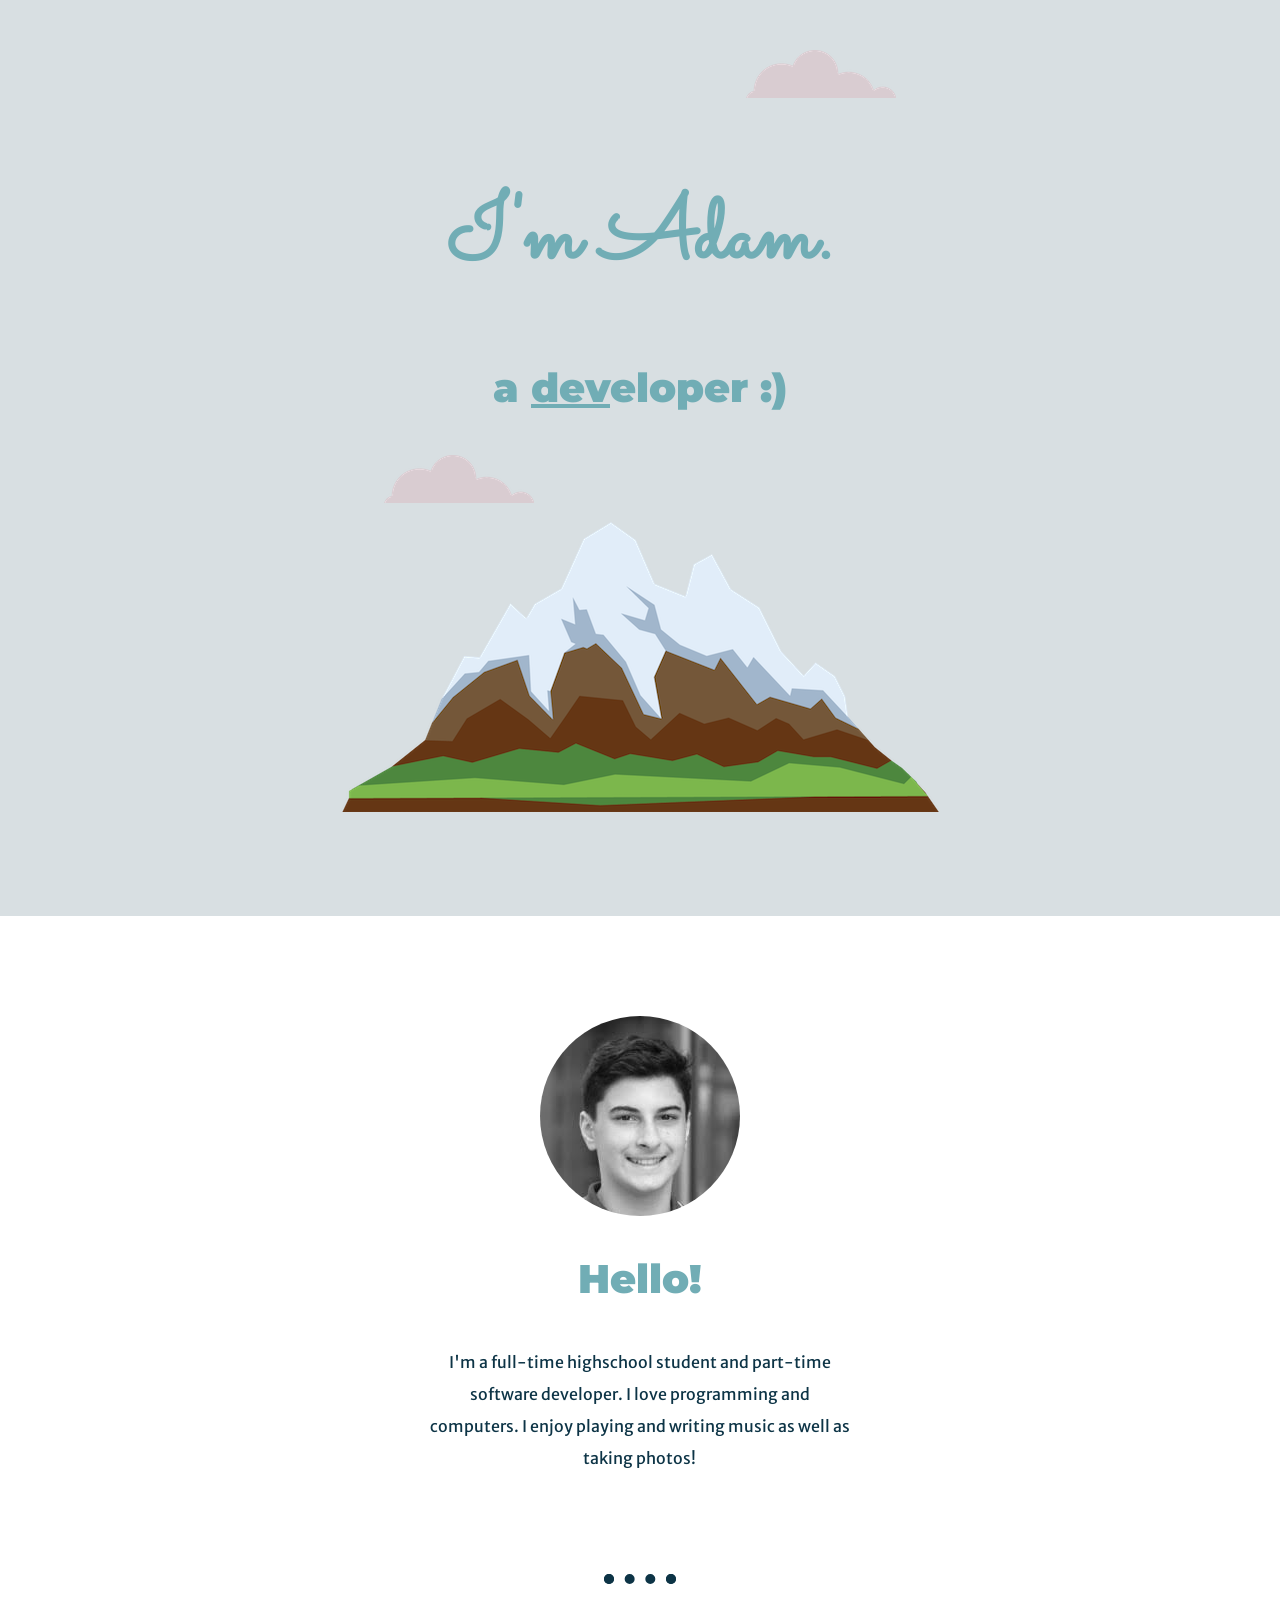
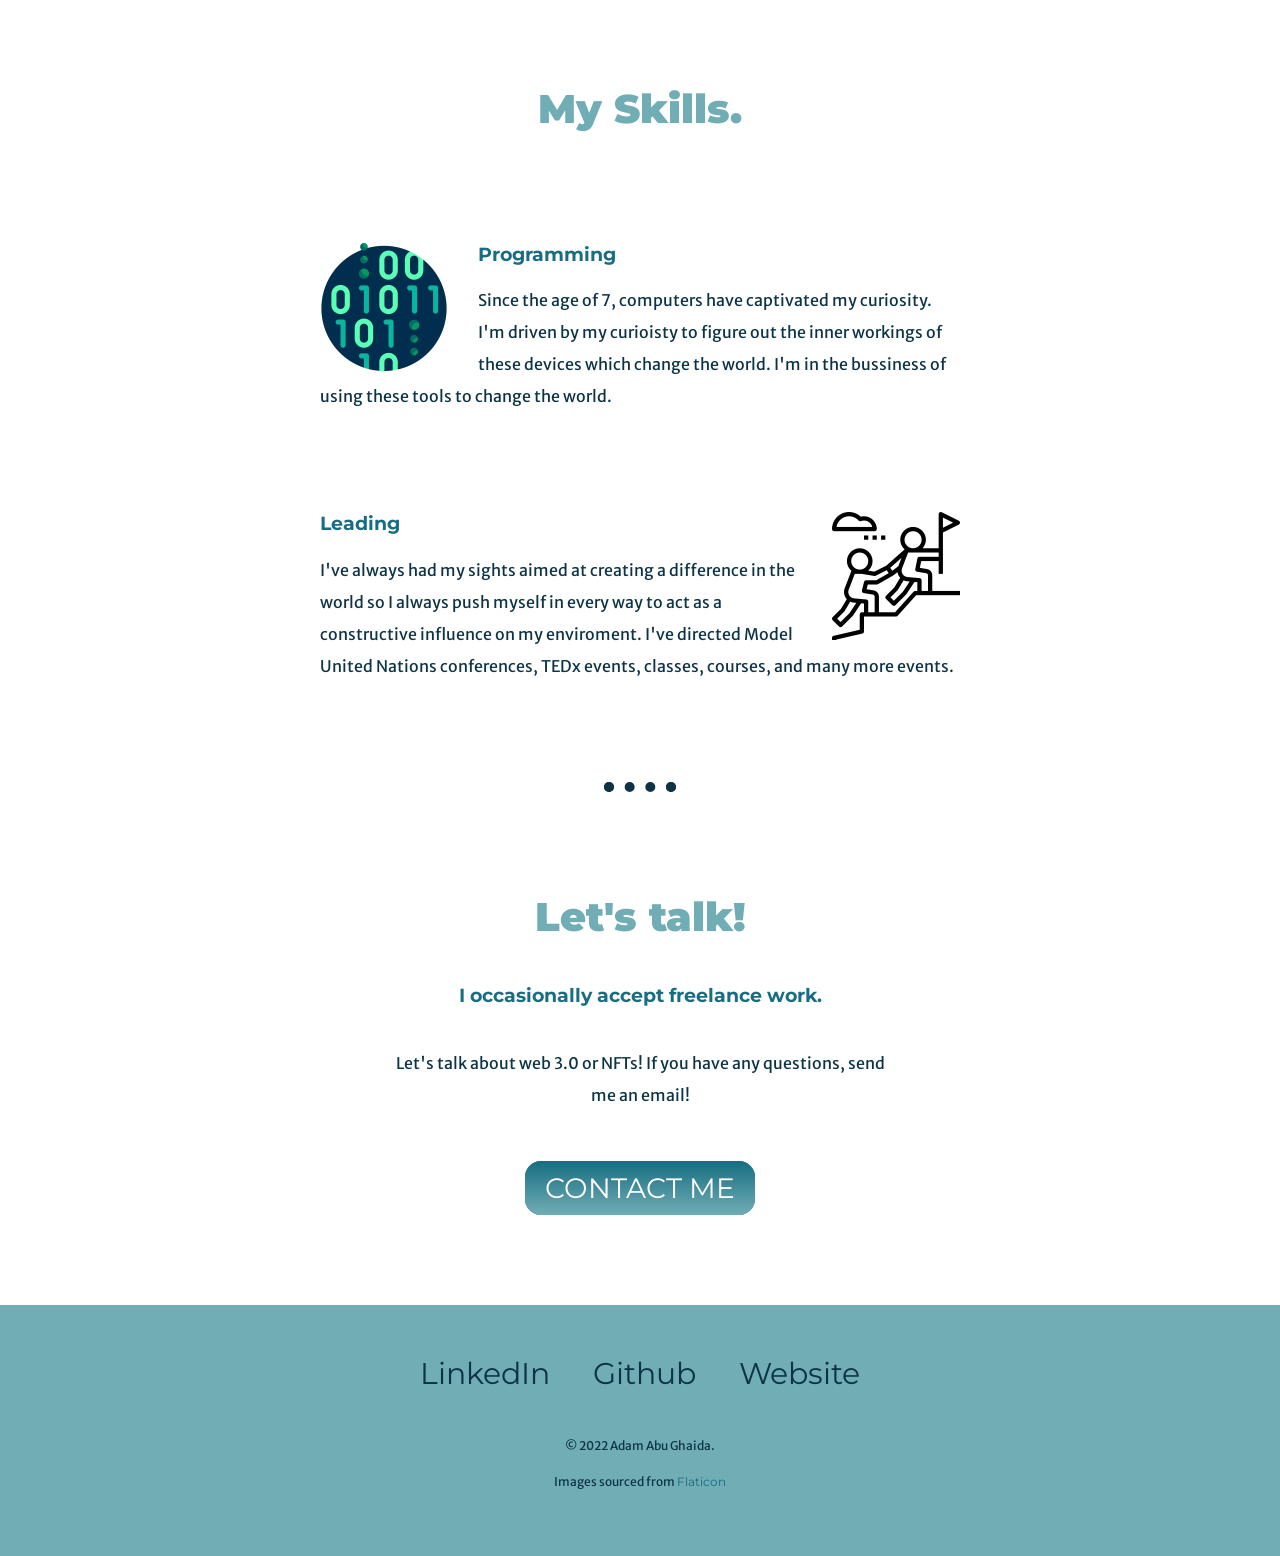
<file: index.html>
<!DOCTYPE html>
<html lang="en" dir="ltr">
  <head>
    <meta charset="utf-8">
    <title>Adam</title>
    <link rel="stylesheet" href="css/styles.css">
    <link rel="icon" href="favicon.ico">
    <link rel="preconnect" href="https://fonts.googleapis.com">
    <link rel="preconnect" href="https://fonts.gstatic.com" crossorigin>
    <link href="https://fonts.googleapis.com/css2?family=Merriweather+Sans&family=Montserrat&family=Sacramento&display=swap" rel="stylesheet">
  </head>
  <body>
    <div class="topC">
      <img class="topCloud" src="images/cloud.png" alt="cloud-image">

      <h1>I'm Adam.</h1 >
      <h2 class="developer">a <span class="dev">dev</span>eloper :)</h2>
      <img class="bottomCloud" src="images/cloud.png" alt="">
      <img src="images/mountain.png" alt="mountain img">
    </div>
    <div class="midC">
      <div class="profile">
        <img src="images/adama.jpeg" alt="" style="border-radius:100%">
        <h2>Hello!</h2>
        <p class="intro">I'm a full-time highschool student and part-time software developer. I love programming and computers. I enjoy playing and writing music as well as taking photos!</p>
      </div>
      <hr>
      <div class="skills">
        <h2>My Skills.</h2>
        <div class="skill-row">
          <img class="computer" src="images/code.png" alt="">
          <h3>Programming</h3>
          <p>Since the age of 7, computers have captivated my curiosity. I'm driven by my curioisty to figure out the inner workings of these devices which change the world. I'm in the bussiness of using these tools to change the world.</p>
        </div>
        <div class="skill-row">
          <img class="leader" src="images/leadership.png" alt="">
          <h3>Leading</h3>
          <p>I've always had my sights aimed at creating a difference in the world so I always push myself in every way to act as a constructive influence on my enviroment. I've directed Model United Nations conferences, TEDx events, classes, courses, and many more events.</p>

        </div>
      </div>
      <hr>
      <div class="contact-me">
        <h2>Let's talk!</h2>
        <h3>I occasionally accept freelance work.</h3>
        <p class="contact-message">Let's talk about web 3.0 or NFTs! If you have any questions, send me an email!</p>
        <a class="btn" href="mailto:adamabughaida@email.com">CONTACT ME</a>
      </div>
    </div>


    <div class="bottomC">
      <a class="footer-link" href="https://www.linkedin.com/in/adamghaida">LinkedIn</a>
      <a class="footer-link" href="https://github.com/AdamGhaida">Github</a>
      <a class="footer-link" href="https://www.appbrewery.co/">Website</a>
      <p class="copy">© 2022 Adam Abu Ghaida.</p>
      <p class="sourcing">Images sourced from <a id="flaticon" href="https://www.flaticon.com/">Flaticon</a></p>
    </div>

  </body>
</html>
</file>
<file: css/styles.css>
body{
  margin: 0;
  text-align: center;
  font-family: 'Merriweather Sans', sans-serif;
  color: #0D3446;
}

h1{
  margin: 50px auto 0 auto;
  font-family: 'Sacramento', cursive;
  font-size: 5.625rem;
  color: #71ADB5;
  line-height: 2 ;
}

h2{
  font-family: 'Montserrat', sans-serif;
  font-size: 2.5rem;
  color: #71ADB5;
  font-weight: 900;
  padding-bottom: 10px;
}
h3{
  font-family: 'Montserrat', sans-serif;
  color: #176D81;
}
a{
  color: #176D81;
  margin:  10px 20px;
  font-size: 1.875rem;
  text-decoration: none;
  font-family: 'Montserrat', sans-serif;
}
a:hover{
  color: #D8DFE2;
}
#flaticon{
  margin:  auto;
  font-size: 0.75rem;
}
.copy{
  font-size: 0.75rem;
  padding: 30px 0 0 0;
}
.sourcing{
  font-size: 0.75rem;
  padding: 0 0 30px 0;
}
p{
  line-height: 2;
}

hr {
  border: dotted #0D3446 10px;

  border-bottom: none;
  width: 4%;
  margin: 100px auto;


}


.developer{
  font-size: 2.5rem;
}


.dev{
  text-decoration: underline;
}

.midC{
  margin: 100px 0;
}

.topC {
  background-color: #D8DFE2;
  position: relative;
  padding-top: 100px;
  padding-bottom: 100px;
}

.intro{
  width: 33%;
  margin: auto;
}


.bottomC{
  background-color: #71ADB5;
  padding: 50px 0 20px;
}


.bottomCloud{
  position: absolute;
  left: 30%
}
.topCloud{
  position: absolute;
  right: 30%;
  top: 50px;
}

.skill-row{
  width: 50%;
  height: 50%;
  margin: 100px auto;
  text-align: left;


}


.computer {
  width: 20%;
  float: left;
  margin: auto 30px auto auto;
}
.leader{
  width: 20%;
  float: right;
  margin: auto auto auto 30px;
}


.btn {
  background: #176D81;
  background-image: -webkit-linear-gradient(top, #176D81, #71ADB5);
  background-image: -moz-linear-gradient(top, #176D81, #71ADB5);
  background-image: -ms-linear-gradient(top, #176D81, #71ADB5);
  background-image: -o-linear-gradient(top, #176D81, #71ADB5);
  background-image: linear-gradient(to bottom, #176D81, #71ADB5);
  -webkit-border-radius: 16;
  -moz-border-radius: 16;
  border-radius: 16px;
  font-family: 'Montserrat', sans-serif;
  color: #ffffff;
  font-size: 28px;
  padding: 10px 20px 10px 20px;
  text-decoration: none;
}
.contact-message{
  width: 40%;
  margin: 40px auto 60px;
}
.btn:hover {
  background: #71ADB5;
  background-image: -webkit-linear-gradient(top, #71ADB5, #176D81);
  background-image: -moz-linear-gradient(top, #71ADB5, #176D81);
  background-image: -ms-linear-gradient(top, #71ADB5, #176D81);
  background-image: -o-linear-gradient(top, #71ADB5, #176D81);
  background-image: linear-gradient(to bottom, #71ADB5, #176D81);
  text-decoration: none;
}
.footer-link{
  color: #0D3446;
}
</file>
